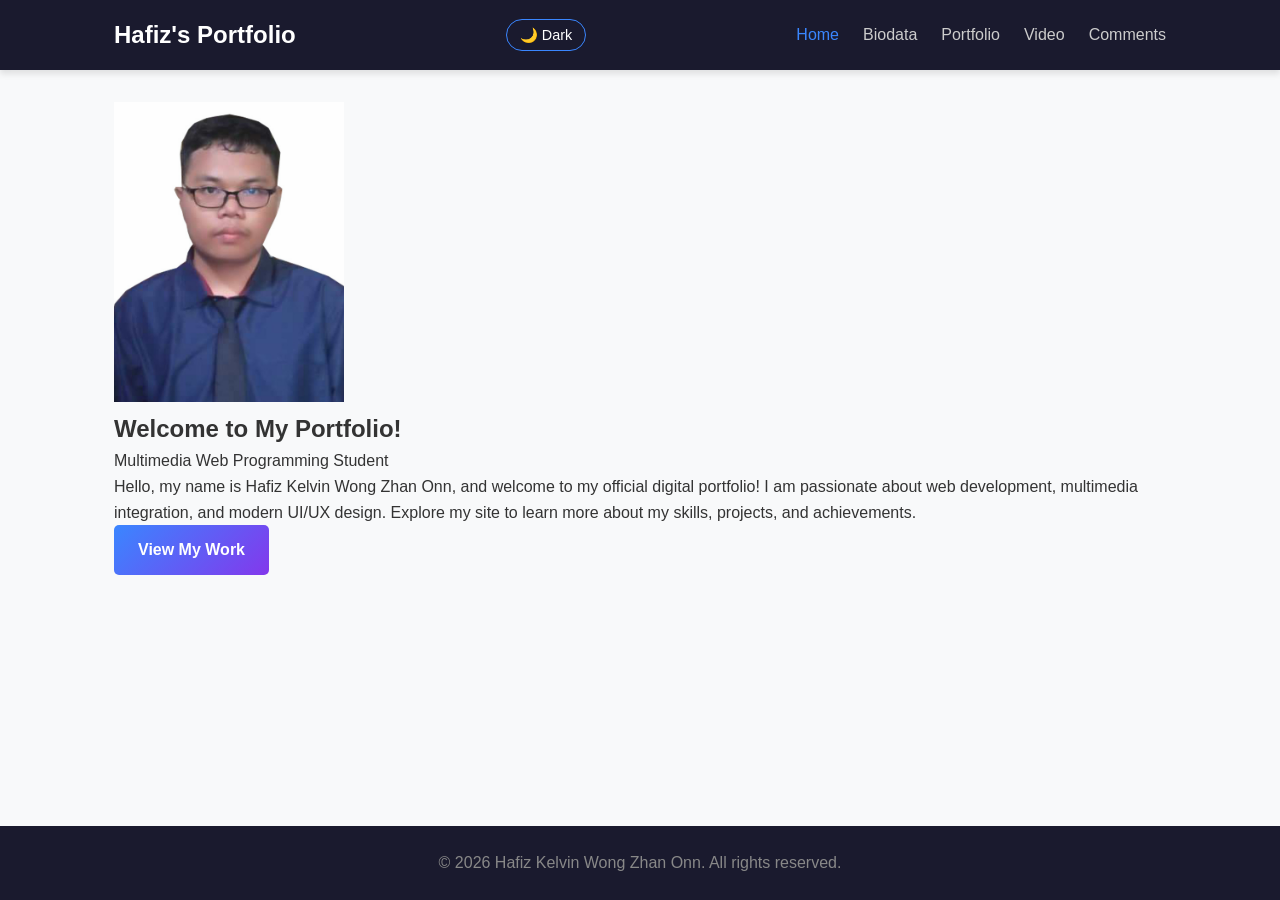
<file: index.html>
<!DOCTYPE html>
<html lang="en">
<head>
    <meta charset="UTF-8">
    <meta name="viewport" content="width=device-width, initial-scale=1.0">
    <title>Homepage | Hafiz Kelvin Wong Zhan Onn</title>
    <link rel="stylesheet" href="./CSS/styles.css">
</head>
<body>
    <header>
        <nav class="navbar">
            <div class="logo">Hafiz's Portfolio</div>
            
            <div class="nav-container">
                <button id="themeToggle" class="theme-toggle-btn" type="button">🌙 Dark</button>
                
                <button class="hamburger" id="hamburgerBtn" type="button" aria-label="Toggle navigation">
                    <span></span>
                    <span></span>
                    <span></span>
                </button>
            </div>
    
            <ul class="nav-links" id="navLinks">
                <li><a href="index.html">Home</a></li>
                <li><a href="biodata.html">Biodata</a></li>
                <li><a href="portfolio.html">Portfolio</a></li>
                <li><a href="video.html">Video</a></li>
                <li><a href="comments.html">Comments</a></li>
            </ul>
        </nav>
    </header>

    <!-- Introduction Section -->
    <main class="container">
        <section class="hero-section">
            <div class="hero-image">
                <img src="./Assets/IMG-20230702-WA0000.jpg" alt="Profile Picture" class="animated-image" width="230" height="300">
            </div>
            <div class="hero-content">
                <h1>Welcome to My <span class="highlight">Portfolio</span>!</h1>
                <p class="tag-line">Multimedia Web Programming Student</p>
                <p class="introduction">
                    Hello, my name is Hafiz Kelvin Wong Zhan Onn, and welcome to my official digital portfolio! I am passionate about web development, 
                    multimedia integration, and modern UI/UX design. Explore my site to learn more about my skills, projects, and achievements.
                </p>
                <a href="portfolio.html" class="btn">View My Work</a>
            </div>
        </section>
    </main>

    <footer>
        <p>&copy; 2026 Hafiz Kelvin Wong Zhan Onn. All rights reserved.</p>
    </footer>

    <script src="./JS/main.js"></script>
</body>
</html>
</file>
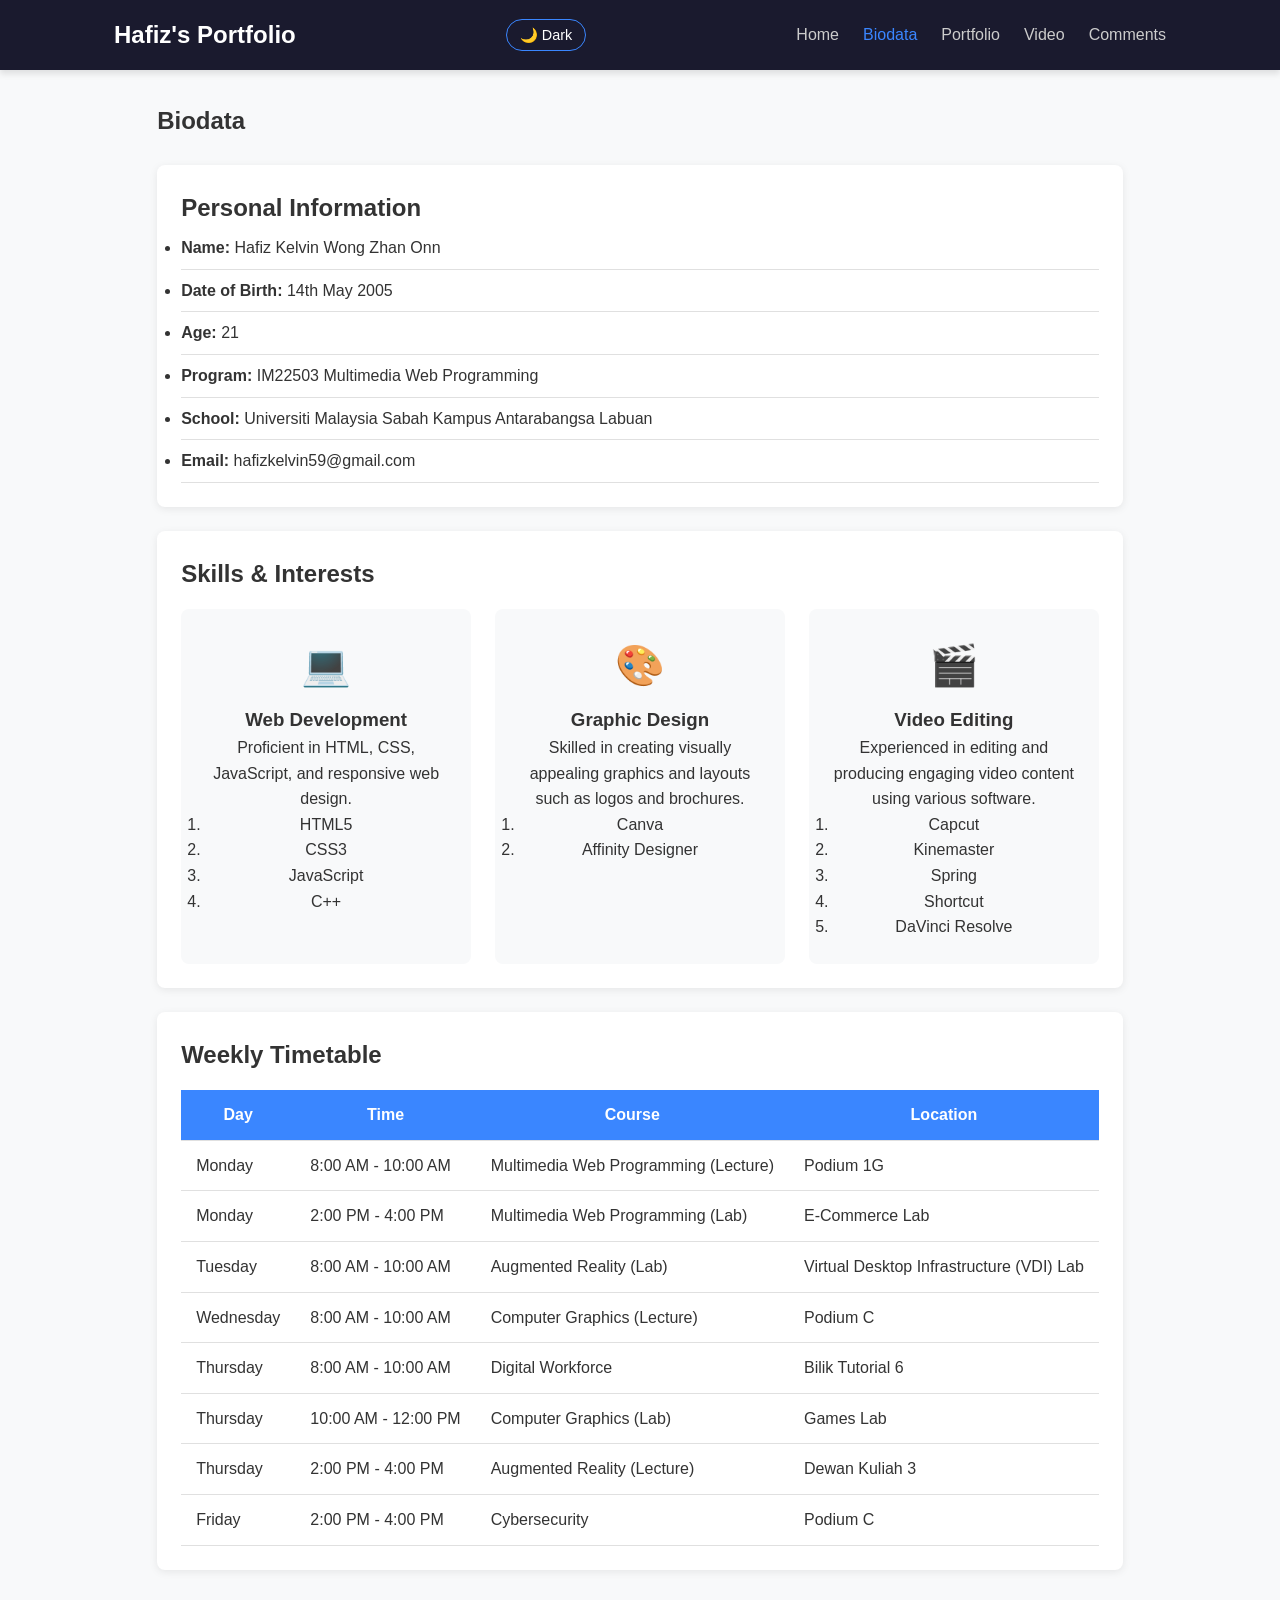
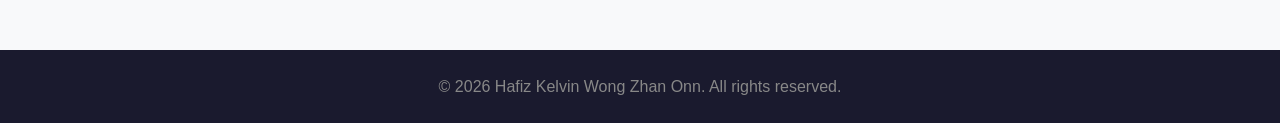
<file: biodata.html>
<!DOCTYPE html>
<html lang="en">
<head>
    <meta charset="UTF-8">
    <meta name="viewport" content="width=device-width, initial-scale=1.0">
    <title>Biodata | Hafiz Kelvin Wong Zhan Onn</title>
    <link rel="stylesheet" href="./CSS/styles.css">
</head>
<body>
    <header>
        <nav class="navbar">
            <div class="logo">Hafiz's Portfolio</div>
            
            <div class="nav-container">
                <button id="themeToggle" class="theme-toggle-btn" type="button">🌙 Dark</button>
                
                <button class="hamburger" id="hamburgerBtn" type="button" aria-label="Toggle navigation">
                    <span></span>
                    <span></span>
                    <span></span>
                </button>
            </div>
    
            <ul class="nav-links" id="navLinks">
                <li><a href="index.html">Home</a></li>
                <li><a href="biodata.html">Biodata</a></li>
                <li><a href="portfolio.html">Portfolio</a></li>
                <li><a href="video.html">Video</a></li>
                <li><a href="comments.html">Comments</a></li>
            </ul>
        </nav>
    </header>

    <main class="container">
        <section class="biodata-section">
            <h1>Biodata</h1>

            <!-- Personal Information -->
            <div class="biodata-card">
                <h2>Personal Information</h2>
                <ul>
                    <li><strong>Name:</strong> Hafiz Kelvin Wong Zhan Onn</li>
                    <li><strong>Date of Birth:</strong> 14th May 2005</li>
                    <li><strong>Age:</strong> 21</li>
                    <li><strong>Program:</strong> IM22503 Multimedia Web Programming</li>
                    <li><strong>School:</strong> Universiti Malaysia Sabah Kampus Antarabangsa Labuan</li>
                    <li><strong>Email:</strong> hafizkelvin59@gmail.com</li>
                </ul>
            </div>

            <!-- Skills & Interests -->
            <div class="skills-section">
                <h2>Skills & Interests</h2>
                <div class="skills-grid">
                    <div class="skill-item">
                        <span class="icon">💻</span>
                        <h3>Web Development</h3>
                        <p>Proficient in HTML, CSS, JavaScript, and responsive web design.</p>
                        <ol>
                            <li>HTML5</li>
                            <li>CSS3</li>
                            <li>JavaScript</li>
                            <li>C++</li>
                        </ol>
                    </div>
                    <div class="skill-item">
                        <span class="icon">🎨</span>
                        <h3>Graphic Design</h3>
                        <p>Skilled in creating visually appealing graphics and layouts such as logos and brochures.</p>
                        <ol>
                            <li>Canva</li>
                            <li>Affinity Designer</li>
                        </ol>
                    </div>
                    <div class="skill-item">
                        <span class="icon">🎬</span>
                        <h3>Video Editing</h3>
                        <p>Experienced in editing and producing engaging video content using various software.</p>
                        <ol>
                            <li>Capcut</li>
                            <li>Kinemaster</li>
                            <li>Spring</li>
                            <li>Shortcut</li>
                            <li>DaVinci Resolve</li>
                        </ol>
                    </div>
                </div>
            </div>

            <!-- Timetable -->
            <div class="timetable-section">
                <h2>Weekly Timetable</h2>
                <!-- Timetable content -->
                <table class="styled-table">
                    <thead>
                        <tr>
                            <th>Day</th>
                            <th>Time</th>
                            <th>Course</th>
                            <th>Location</th>
                        </tr>
                    </thead>
                    <tbody>
                        <tr>
                            <td>Monday</td>
                            <td>8:00 AM - 10:00 AM</td>
                            <td>Multimedia Web Programming (Lecture)</td>
                            <td>Podium 1G</td>
                        </tr>
                        <tr>
                            <td>Monday</td>
                            <td>2:00 PM - 4:00 PM</td>
                            <td>Multimedia Web Programming (Lab)</td>
                            <td>E-Commerce Lab</td>
                        </tr>
                        <tr>
                            <td>Tuesday</td>
                            <td>8:00 AM - 10:00 AM</td>
                            <td>Augmented Reality (Lab)</td>
                            <td>Virtual Desktop Infrastructure (VDI) Lab</td>
                        </tr>
                        <tr>
                            <td>Wednesday</td>
                            <td>8:00 AM - 10:00 AM</td>
                            <td>Computer Graphics (Lecture)</td>
                            <td>Podium C</td>
                        </tr>
                        <tr>
                            <td>Thursday</td>
                            <td>8:00 AM - 10:00 AM</td>
                            <td>Digital Workforce</td>
                            <td>Bilik Tutorial 6</td>
                        </tr>
                        <tr>
                            <td>Thursday</td>
                            <td>10:00 AM - 12:00 PM</td>
                            <td>Computer Graphics (Lab)</td>
                            <td>Games Lab</td>
                        </tr>
                        <tr>
                            <td>Thursday</td>
                            <td>2:00 PM - 4:00 PM</td>
                            <td>Augmented Reality (Lecture)</td>
                            <td>Dewan Kuliah 3</td>
                        </tr>
                        <tr>
                            <td>Friday</td>
                            <td>2:00 PM - 4:00 PM</td>
                            <td>Cybersecurity</td>
                            <td>Podium C</td>
                        </tr>
                    </tbody>
                </table>
            </div>
        </section>
    </main>

    <footer>
        <p>&copy; 2026 Hafiz Kelvin Wong Zhan Onn. All rights reserved.</p>
    </footer>

    <script src="./JS/main.js"></script>
</body>
</html>
</file>
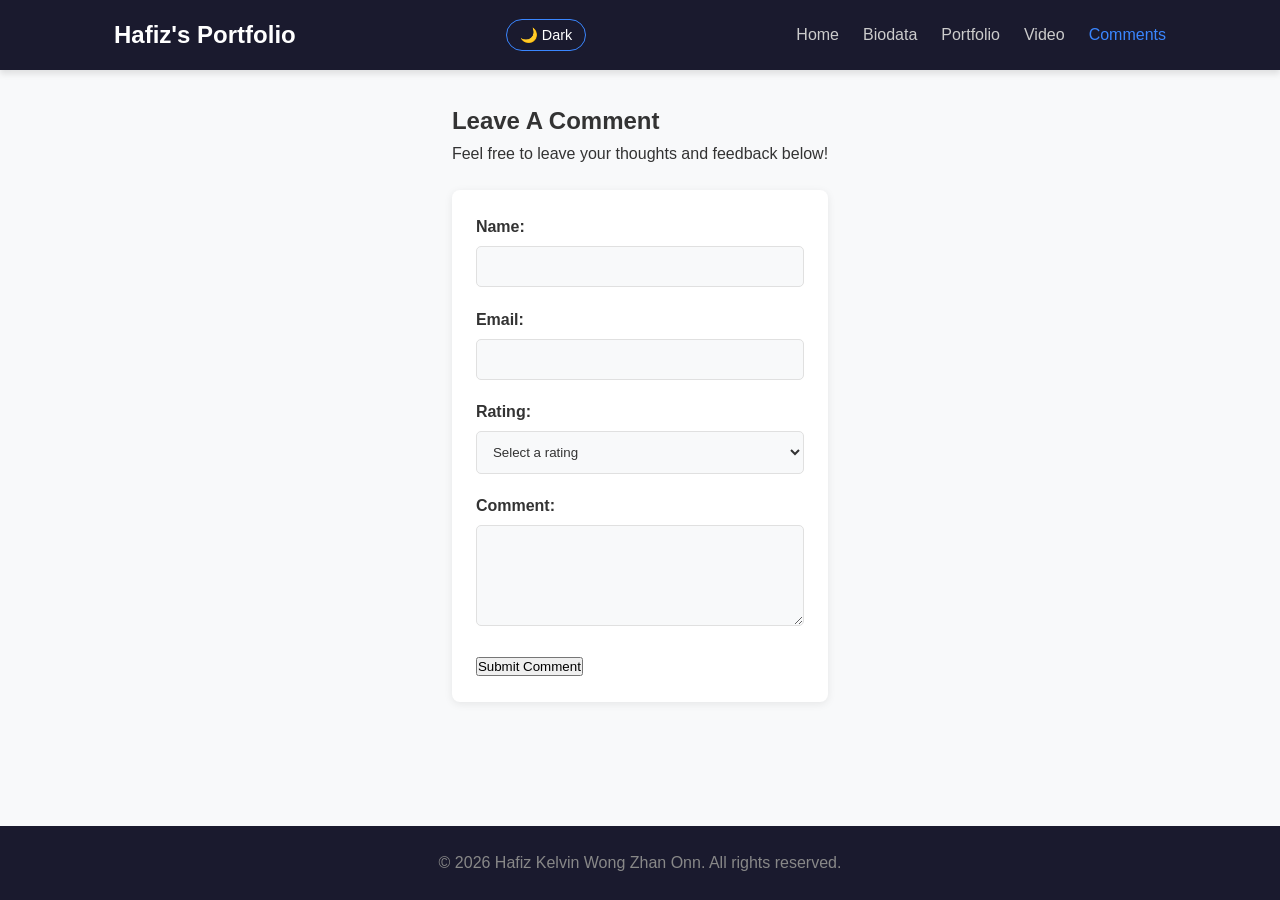
<file: comments.html>
<!DOCTYPE html>
<html lang="en">
<head>
    <meta charset="UTF-8">
    <meta name="viewport" content="width=device-width, initial-scale=1.0">
    <title>Your Comments | Hafiz Kelvin Wong Zhan Onn</title>
    <link rel="stylesheet" href="./CSS/styles.css">
</head>
<body>
    <header>
        <nav class="navbar">
            <div class="logo">Hafiz's Portfolio</div>
            
            <div class="nav-container">
                <button id="themeToggle" class="theme-toggle-btn" type="button">🌙 Dark</button>
                
                <button class="hamburger" id="hamburgerBtn" type="button" aria-label="Toggle navigation">
                    <span></span>
                    <span></span>
                    <span></span>
                </button>
            </div>
    
            <ul class="nav-links" id="navLinks">
                <li><a href="index.html">Home</a></li>
                <li><a href="biodata.html">Biodata</a></li>
                <li><a href="portfolio.html">Portfolio</a></li>
                <li><a href="video.html">Video</a></li>
                <li><a href="comments.html">Comments</a></li>
            </ul>
        </nav>
    </header>
    <main class="container">
        <section class="comments-section">
            <h1>Leave A Comment</h1>
            <p>Feel free to leave your thoughts and feedback below!</p>

            <form action="#" method="post" class="comment-form">
                <div class="form-group">
                    <label for="name">Name:</label>
                    <input type="text" id="name" name="name" required>
                </div>
                <div class="form-group">
                    <label for="email">Email:</label>
                    <input type="email" id="email" name="email" required>
                </div>
                <div class="form-group">
                    <label for="rating">Rating:</label>
                    <select id="rating" name="rating" required>
                        <option value="">Select a rating</option>
                        <option value="1">1 - Poor</option>
                        <option value="2">2 - Fair</option>
                        <option value="3">3 - Good</option>
                        <option value="4">4 - Very Good</option>
                        <option value="5">5 - Excellent</option>
                    </select>
                </div>
                <div class="form-group">
                    <label for="comment">Comment:</label>
                    <textarea id="comment" name="comment" rows="5" required></textarea>
                </div>
                <button type="submit">Submit Comment</button>
            </form>
        </section>
    </main>

    <footer>
        <p>&copy; 2026 Hafiz Kelvin Wong Zhan Onn. All rights reserved.</p>
    </footer>

    <script src="./JS/main.js"></script>
</body>
</html>
</file>
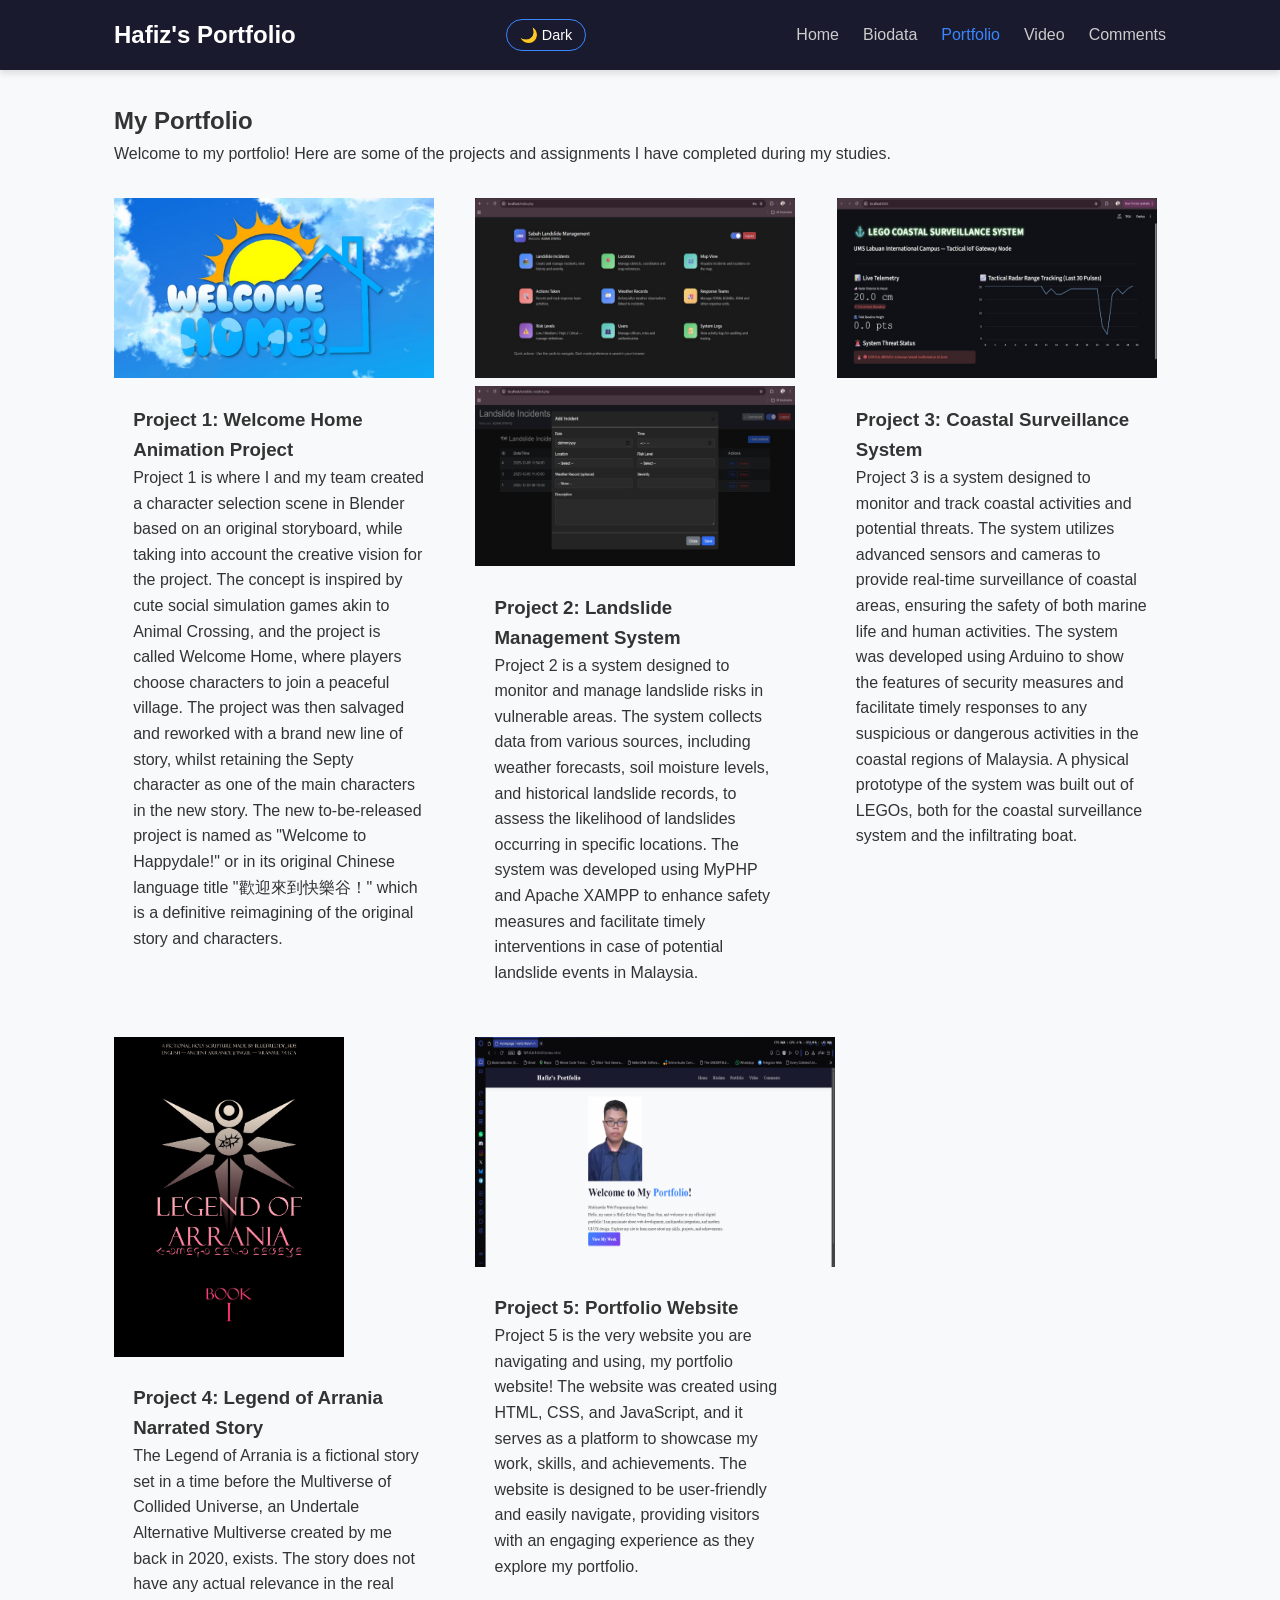
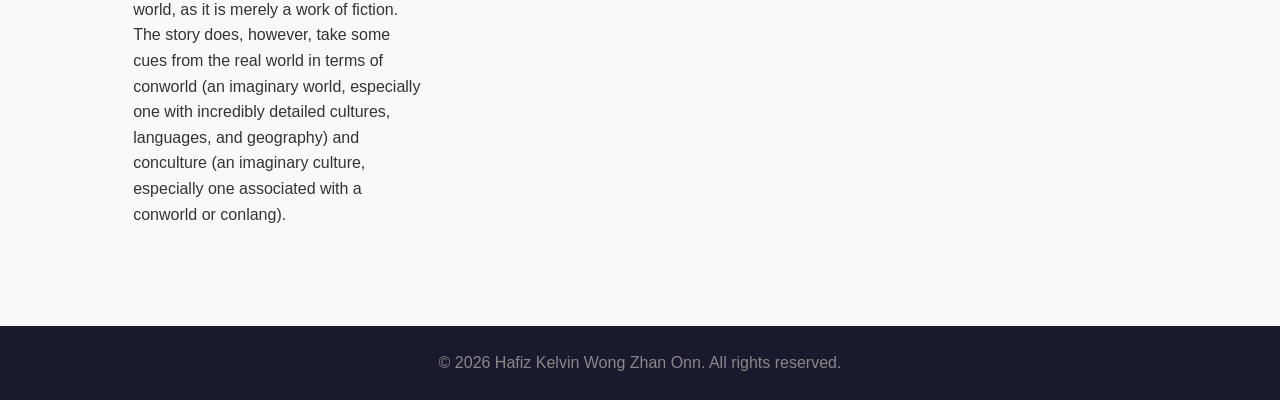
<file: portfolio.html>
<!DOCTYPE html>
<html lang="en">
<head>
    <meta charset="UTF-8">
    <meta name="viewport" content="width=device-width, initial-scale=1.0">
    <title>Portfolio | Hafiz Kelvin Wong Zhan Onn</title>
    <link rel="stylesheet" href="./CSS/styles.css">
</head>
<body>
    <header>
        <nav class="navbar">
            <div class="logo">Hafiz's Portfolio</div>
            
            <div class="nav-container">
                <button id="themeToggle" class="theme-toggle-btn" type="button">🌙 Dark</button>
                
                <button class="hamburger" id="hamburgerBtn" type="button" aria-label="Toggle navigation">
                    <span></span>
                    <span></span>
                    <span></span>
                </button>
            </div>
    
            <ul class="nav-links" id="navLinks">
                <li><a href="index.html">Home</a></li>
                <li><a href="biodata.html">Biodata</a></li>
                <li><a href="portfolio.html">Portfolio</a></li>
                <li><a href="video.html">Video</a></li>
                <li><a href="comments.html">Comments</a></li>
            </ul>
        </nav>
    </header>

    <main class="container">
        <section class="portfolio-section">
            <h2>My Portfolio</h2>
            <p>Welcome to my portfolio! Here are some of the projects and assignments I have completed during my studies.</p>

            <div class="portfolio-grid">
                <!-- Portfolio Item 1 -->
                <div class="portfolio-item">
                    <img src="./Assets/welcome-home.jpeg" alt="Project1" width="320" height="180">
                    <div class="project-info">
                        <h3>Project 1: Welcome Home Animation Project</h3>
                        <p> Project 1 is where I and my team created a character selection scene in Blender based on an original storyboard, while taking into account the creative vision for the project.
                            The concept is inspired by cute social simulation games akin to Animal Crossing, and the project is called Welcome Home, where players choose characters to join a peaceful village.
                            
                            The project was then salvaged and reworked with a brand new line of story, whilst retaining the Septy character as one of the main characters in the new story.
                            The new to-be-released project is named as "Welcome to Happydale!" or in its original Chinese language title "歡迎來到快樂谷！" which is a definitive reimagining of the original story and characters.
                        </p>
                    </div>
                </div>

                <!-- Portfolio Item 2 -->
                <div class="portfolio-item">
                    <img src="./Assets/landslide-management-system-1.jpeg" alt="Project2-1" width="320" height="180">
                    <img src="./Assets/landslide-management-system-2.jpeg" alt="Project2-2" width="320" height="180">
                    <div class="project-info">
                        <h3>Project 2: Landslide Management System</h3>
                        <p> Project 2 is a system designed to monitor and manage landslide risks in vulnerable areas.
                            The system collects data from various sources, including weather forecasts, soil moisture levels, and historical landslide records, to assess the likelihood of landslides occurring in specific locations.
                            The system was developed using MyPHP and Apache XAMPP to enhance safety measures and facilitate timely interventions in case of potential landslide events in Malaysia.
                        </p>
                    </div>
                </div>

                <!-- Portfolio Item 3 -->
                <div class="portfolio-item">
                    <img src="./Assets/surveillance-system.jpeg" alt="Project3" width="320" height="180">
                    <div class="project-info">
                        <h3>Project 3: Coastal Surveillance System</h3>
                        <p> Project 3 is a system designed to monitor and track coastal activities and potential threats.
                            The system utilizes advanced sensors and cameras to provide real-time surveillance of coastal areas, ensuring the safety of both marine life and human activities.
                            The system was developed using Arduino to show the features of security measures and facilitate timely responses to any suspicious or dangerous activities in the coastal regions of Malaysia.
                            A physical prototype of the system was built out of LEGOs, both for the coastal surveillance system and the infiltrating boat.
                        </p>
                    </div>
                </div>

                <!-- Portfolio Item 4 -->
                <div class="portfolio-item">
                    <img src="./Assets/LOA_BookCover1.png" alt="Project4" width="230" height="320">
                    <div class="project-info">
                        <h3>Project 4: Legend of Arrania Narrated Story</h3>
                        <p> The Legend of Arrania is a fictional story set in a time before the Multiverse of Collided Universe, an Undertale Alternative Multiverse created by me back in 2020, exists.
                            The story does not have any actual relevance in the real world, as it is merely a work of fiction.
                            The story does, however, take some cues from the real world in terms of conworld (an imaginary world, especially one with incredibly detailed cultures, languages, and geography) and conculture (an imaginary culture, especially one associated with a conworld or conlang).
                        </p>
                    </div>
                </div>

                <!-- Portfolio Item 5 -->
                <div class="portfolio-item">
                    <img src="./Assets/Screenshot 2026-11-07 200118.png" alt="Project5" width="360" height="230">
                    <div class="project-info">
                        <h3>Project 5: Portfolio Website</h3>
                        <p> Project 5 is the very website you are navigating and using, my portfolio website!
                            The website was created using HTML, CSS, and JavaScript, and it serves as a platform to showcase my work, skills, and achievements.
                            The website is designed to be user-friendly and easily navigate, providing visitors with an engaging experience as they explore my portfolio.
                        </p>
                    </div>
                </div>
            </div>
        </section>
    </main>

    <footer>
        <p>&copy; 2026 Hafiz Kelvin Wong Zhan Onn. All rights reserved.</p>
    </footer>

    <script src="./JS/main.js"></script>
</body>
</html>
</file>
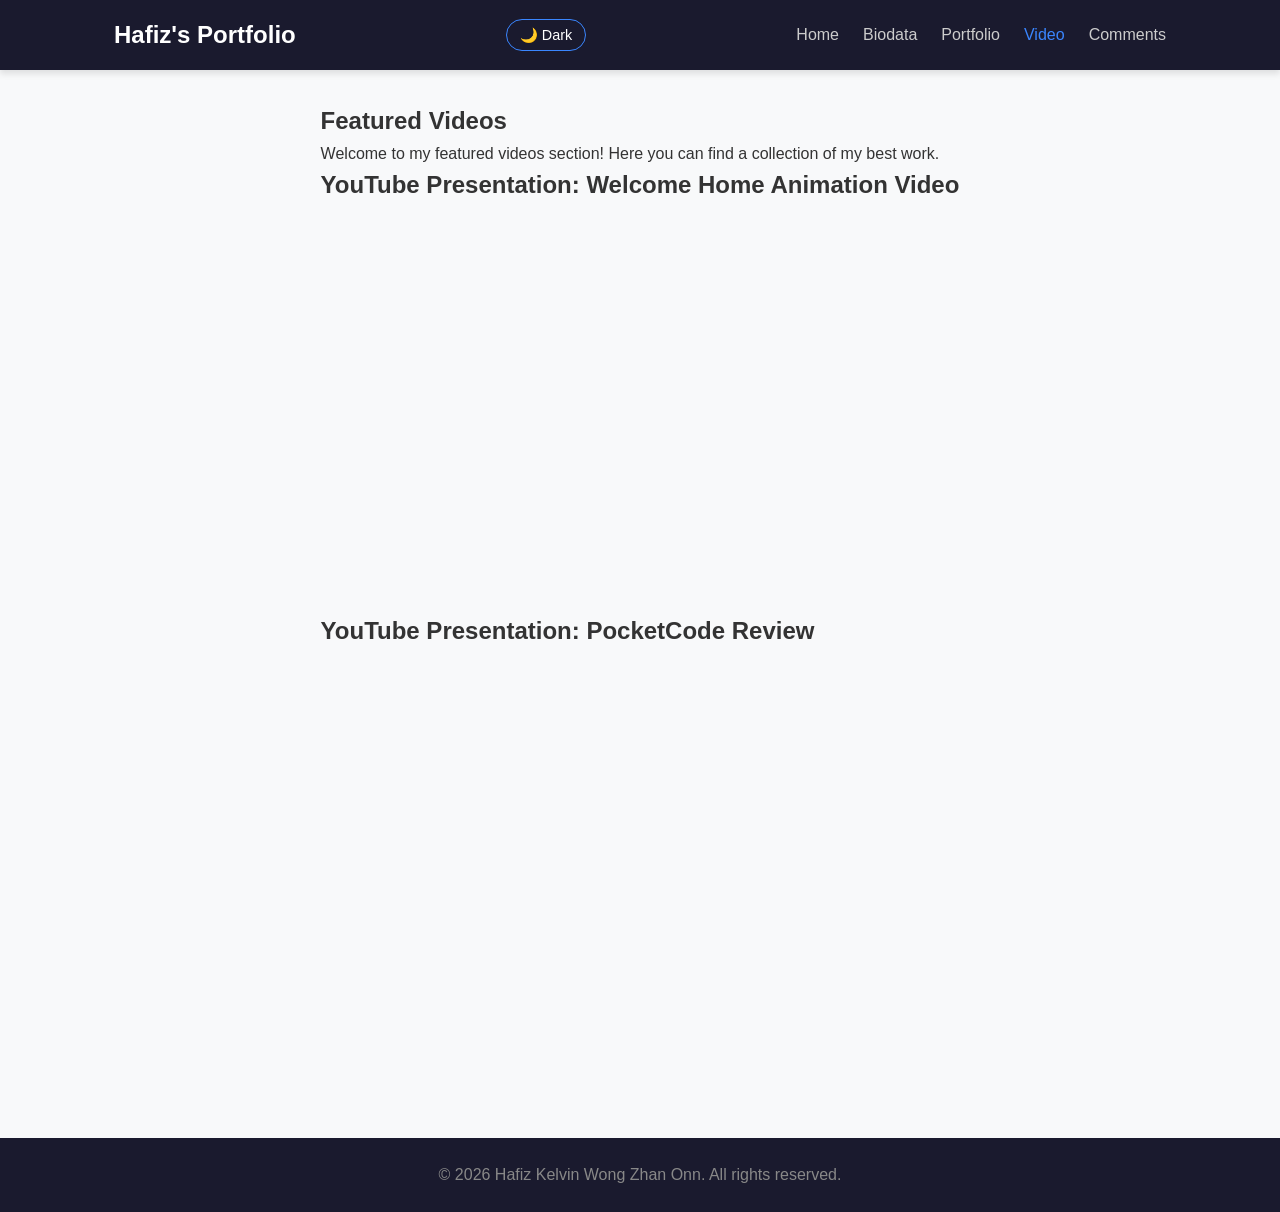
<file: video.html>
<!DOCTYPE html>
<html lang="en">
<head>
    <meta charset="UTF-8">
    <meta name="viewport" content="width=device-width, initial-scale=1.0">
    <title>Video | Hafiz Kelvin Wong Zhan Onn</title>
    <link rel="stylesheet" href="./CSS/styles.css">
</head>
<body>
    <header>
        <nav class="navbar">
            <div class="logo">Hafiz's Portfolio</div>
            
            <div class="nav-container">
                <button id="themeToggle" class="theme-toggle-btn" type="button">🌙 Dark</button>
                
                <button class="hamburger" id="hamburgerBtn" type="button" aria-label="Toggle navigation">
                    <span></span>
                    <span></span>
                    <span></span>
                </button>
            </div>
    
            <ul class="nav-links" id="navLinks">
                <li><a href="index.html">Home</a></li>
                <li><a href="biodata.html">Biodata</a></li>
                <li><a href="portfolio.html">Portfolio</a></li>
                <li><a href="video.html">Video</a></li>
                <li><a href="comments.html">Comments</a></li>
            </ul>
        </nav>
    </header>

    <main class="container">
        <section class="video-section">
            <h1>Featured Videos</h1>
            <p>Welcome to my featured videos section! Here you can find a collection of my best work.</p>

            <div class="video-container">
                <!-- Video 1 (YouTube Embed) -->
                <h2>YouTube Presentation: Welcome Home Animation Video</h2>
                <div class="responsive-iframe">
                    <iframe width="100%" height="400"
                        src="https://www.youtube.com/embed/4e7aPzwYqv4"
                        title="YouTube video player"
                        allow="accelerometer; autoplay; clipboard-write; encrypted-media; gyroscope; picture-in-picture"
                        frameborder="0"
                        allowfullscreen>
                    </iframe>
                </div>

                <!-- Video 2 (YouTube Embed) -->
                <h2>YouTube Presentation: PocketCode Review</h2>
                <div class="responsive-iframe">
                    <iframe width="100%" height="400"
                        src="https://www.youtube.com/embed/qQjvOtU0PwU"
                        title="YouTube video player"
                        allow="accelerometer; autoplay; clipboard-write; encrypted-media; gyroscope; picture-in-picture"
                        frameborder="0"
                        allowfullscreen>
                    </iframe>
                </div>
            </div>
        </section>
    </main>

    <footer>
        <p>&copy; 2026 Hafiz Kelvin Wong Zhan Onn. All rights reserved.</p>
    </footer>

    <script src="./JS/main.js"></script>
</body>
</html>
</file>
<file: CSS/styles.css>
/* ==========================================================================
   1. GLOBAL STYLES & VARIABLE THEMING
   ========================================================================== */
* {
    margin: 0;
    padding: 0;
    box-sizing: border-box;
    font-family: 'Segoe UI', Tahoma, Geneva, Verdana, sans-serif;
}

:root {
    --bg-color: #f8f9fa;
    --text-color: #333333;
    --card-bg: #ffffff;
    --nav-bg: #1a1a2e;
    --nav-text: #cccccc;
    --primary-color: #3a86ff;
    --secondary-color: #8338ec;
    --border-color: #e0e0e0;
}

/* Dark Mode Overrides */
body.dark-mode {
    --bg-color: #121212;
    --text-color: #e0e0e0;
    --card-bg: #1e1e1e;
    --nav-bg: #0f0f1a;
    --nav-text: #ffffff;
    --border-color: #333333;
}

body {
    background-color: var(--bg-color);
    color: var(--text-color);
    line-height: 1.6;
    display: flex;
    flex-direction: column;
    min-height: 100vh;
    transition: background-color 0.3s ease, color 0.3s ease;
}

/* Global Container & Page Animation (Fixes Fade-in for ALL pages) */
.container {
    max-width: 1100px;
    margin: 2rem auto;
    padding: 0 1.5rem;
    flex: 1;
    animation: fadeInUp 0.8s ease-out; /* Applied to all page containers */
}

/* ==========================================================================
   2. HEADER & NAVIGATION (Hamburger & Theme Toggle Layout)
   ========================================================================== */
header {
    background-color: var(--nav-bg);
    box-shadow: 0 4px 6px rgba(0, 0, 0, 0.1);
    position: sticky;
    top: 0;
    z-index: 1000;
}

.navbar {
    display: flex;
    justify-content: space-between;
    align-items: center;
    max-width: 1100px;
    margin: 0 auto;
    padding: 1rem 1.5rem;
    position: relative;
}

.logo {
    color: #ffffff;
    font-size: 1.5rem;
    font-weight: 700;
}

.nav-container {
    display: flex;
    align-items: center;
    gap: 1rem;
}

/* Theme Toggle Button */
.theme-toggle-btn {
    background: transparent;
    border: 1px solid var(--primary-color);
    color: #ffffff;
    padding: 0.4rem 0.8rem;
    border-radius: 20px;
    cursor: pointer;
    font-size: 0.9rem;
    transition: all 0.3s ease;
}

.theme-toggle-btn:hover {
    background: var(--primary-color);
}

/* Base Nav Links (Desktop) */
.nav-links {
    display: flex;
    list-style: none;
    gap: 1.5rem;
}

.nav-links a {
    color: var(--nav-text);
    text-decoration: none;
    font-weight: 500;
    transition: color 0.3s ease;
}

.nav-links a:hover,
.nav-links a.active {
    color: var(--primary-color);
}

/* Hamburger Icon (Hidden on Desktop) */
.hamburger {
    display: none;
    flex-direction: column;
    justify-content: space-between;
    width: 25px;
    height: 18px;
    background: transparent;
    border: none;
    cursor: pointer;
}

.hamburger span {
    width: 100%;
    height: 3px;
    background-color: #ffffff;
    border-radius: 2px;
    transition: all 0.3s ease;
}

/* Hamburger Active State Animation (Transforms into 'X') */
.hamburger.active span:nth-child(1) {
    transform: translateY(7.5px) rotate(45deg);
}
.hamburger.active span:nth-child(2) {
    opacity: 0;
}
.hamburger.active span:nth-child(3) {
    transform: translateY(-7.5px) rotate(-45deg);
}

/* ==========================================================================
   3. ANIMATIONS & REUSABLE CARDS
   ========================================================================== */
@keyframes floatAnimation {
    0% { transform: translateY(0px); }
    50% { transform: translateY(-12px); }
    100% { transform: translateY(0px); }
}

@keyframes pulseGlow {
    0% { box-shadow: 0 0 10px rgba(58, 134, 255, 0.4); }
    50% { box-shadow: 0 0 25px rgba(131, 56, 236, 0.8); }
    100% { box-shadow: 0 0 10px rgba(58, 134, 255, 0.4); }
}

@keyframes fadeInUp {
    from {
        opacity: 0;
        transform: translateY(20px);
    }
    to {
        opacity: 1;
        transform: translateY(0);
    }
}

.animated-profile {
    width: 250px;
    height: 250px;
    object-fit: cover;
    border-radius: 50%;
    animation: floatAnimation 4s ease-in-out infinite, pulseGlow 3s infinite;
}

.biodata-card, .skills-section, .timetable-section, .comment-form, .project-card {
    background: var(--card-bg);
    color: var(--text-color);
    padding: 1.5rem;
    border-radius: 8px;
    margin-top: 1.5rem;
    box-shadow: 0 2px 8px rgba(0, 0, 0, 0.08);
    transition: background-color 0.3s ease, color 0.3s ease;
}

.biodata-card li {
    padding: 0.5rem 0;
    border-bottom: 1px solid var(--border-color);
}

.skills-grid {
    display: grid;
    grid-template-columns: repeat(auto-fit, minmax(220px, 1fr));
    gap: 1.5rem;
    margin-top: 1rem;
}

.skill-item {
    background: var(--bg-color);
    padding: 1.5rem;
    border-radius: 8px;
    text-align: center;
}

.skill-item .icon {
    font-size: 2.5rem;
    display: block;
    margin-bottom: 0.5rem;
}

/* Styled Table */
.styled-table {
    width: 100%;
    border-collapse: collapse;
    margin-top: 1rem;
}

.styled-table thead tr {
    background-color: var(--primary-color);
    color: #ffffff;
}

.styled-table th, .styled-table td {
    padding: 12px 15px;
    border-bottom: 1px solid var(--border-color);
}

/* Portfolio Cards */
.portfolio-grid {
    display: grid;
    grid-template-columns: repeat(auto-fit, minmax(280px, 1fr));
    gap: 2rem;
    margin-top: 2rem;
}

.project-card {
    padding: 0;
    overflow: hidden;
}

.project-card img {
    width: 100%;
    height: 180px;
    object-fit: cover;
}

.project-info {
    padding: 1.2rem;
}

.badge {
    display: inline-block;
    background: #e0e7ff;
    color: var(--primary-color);
    padding: 0.25rem 0.6rem;
    border-radius: 4px;
    font-size: 0.8rem;
    font-weight: 600;
    margin-top: 0.8rem;
}

/* Form Styles */
.form-group {
    margin-bottom: 1.2rem;
}

.form-group label {
    display: block;
    margin-bottom: 0.4rem;
    font-weight: 600;
}

.form-group input, .form-group select, .form-group textarea {
    width: 100%;
    padding: 0.75rem;
    border: 1px solid var(--border-color);
    border-radius: 5px;
    background-color: var(--bg-color);
    color: var(--text-color);
}

.btn {
    display: inline-block;
    background: linear-gradient(135deg, var(--primary-color), var(--secondary-color));
    color: #ffffff;
    padding: 0.75rem 1.5rem;
    border: none;
    border-radius: 5px;
    text-decoration: none;
    font-weight: 600;
    cursor: pointer;
}

footer {
    background-color: var(--nav-bg);
    color: #888888;
    text-align: center;
    padding: 1.5rem 0;
    margin-top: 3rem;
}

/* ==========================================================================
   4. RESPONSIVE MEDIA QUERIES (MOBILE DRAWER)
   ========================================================================== */
@media (max-width: 768px) {
    .hamburger {
        display: flex;
    }

    .nav-links {
        display: none; /* Hidden by default on mobile */
        position: absolute;
        top: 100%;
        left: 0;
        width: 100%;
        background-color: var(--nav-bg);
        flex-direction: column;
        align-items: center;
        padding: 1.5rem 0;
        gap: 1.5rem;
        box-shadow: 0 4px 6px rgba(0, 0, 0, 0.2);
    }

    /* Shown when hamburger is clicked */
    .nav-links.active {
        display: flex;
    }

    .hero-section {
        flex-direction: column-reverse;
        text-align: center;
    }
}
</file>
